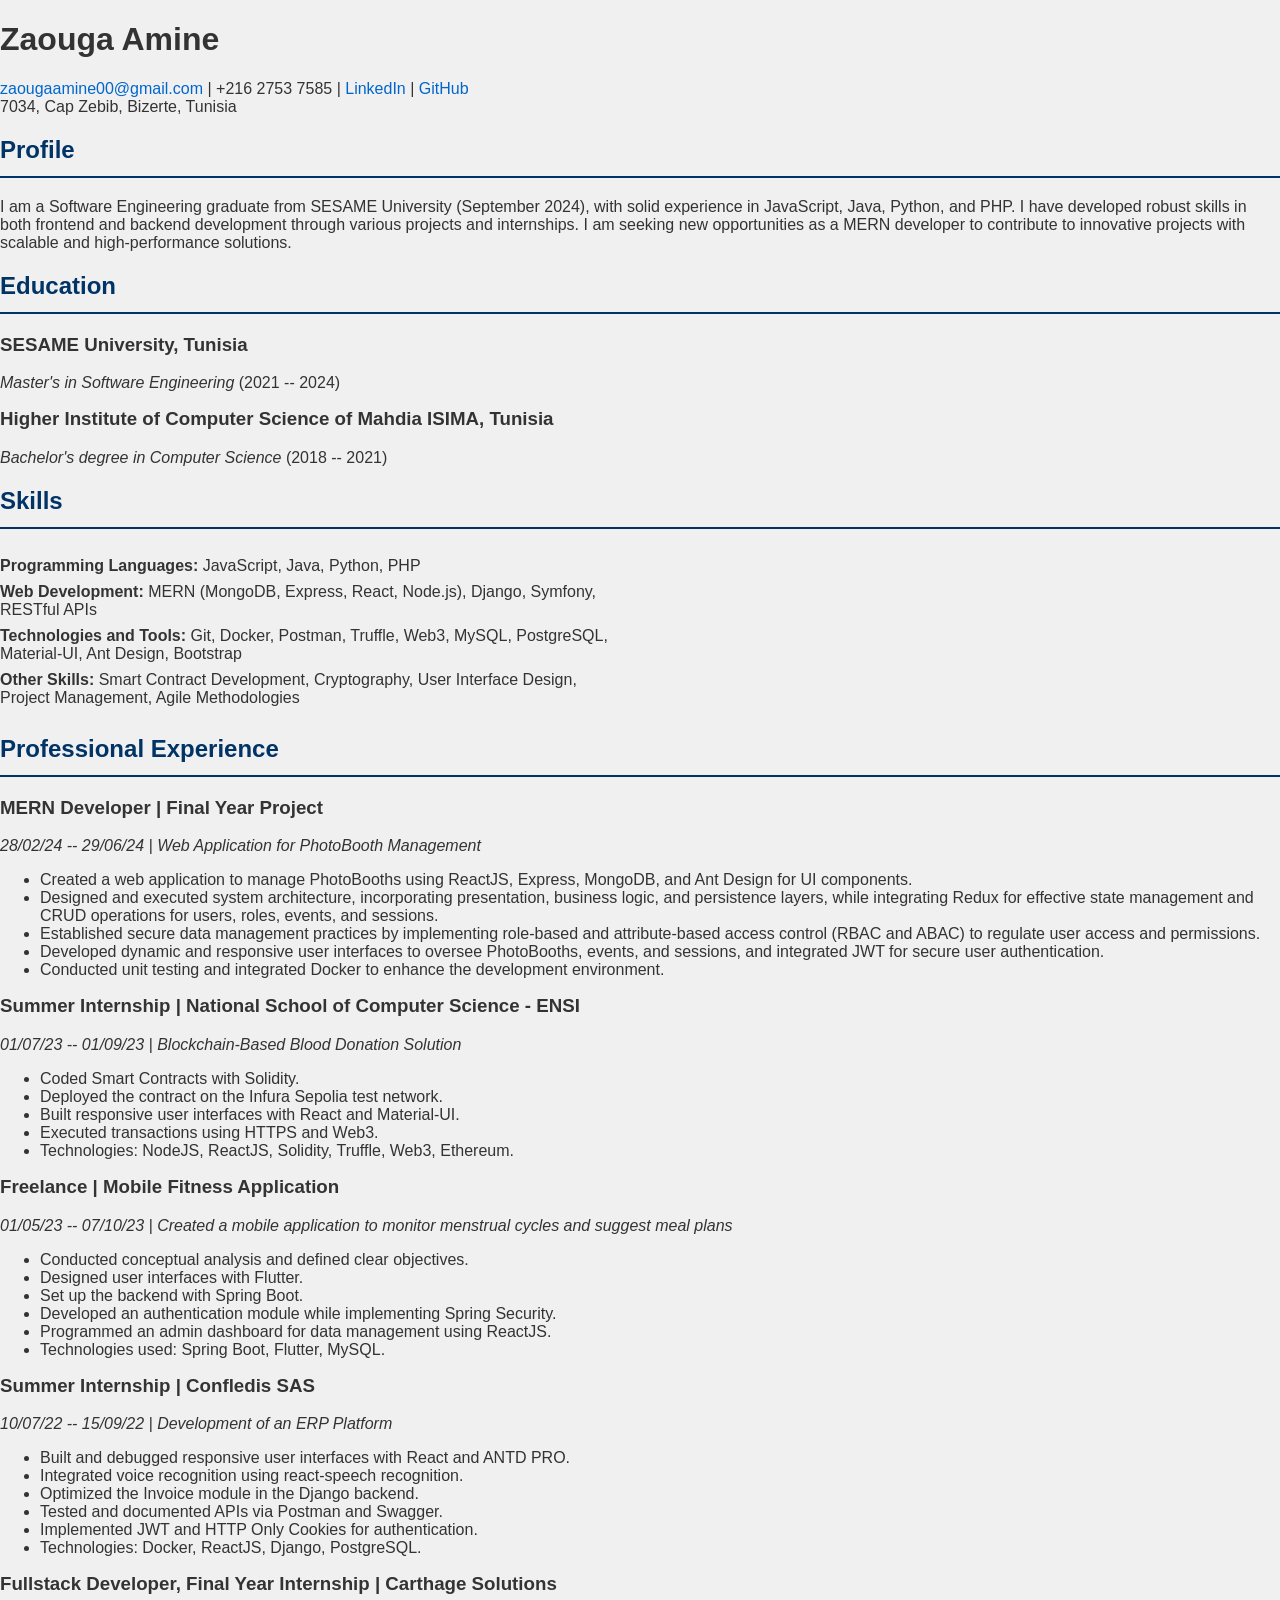
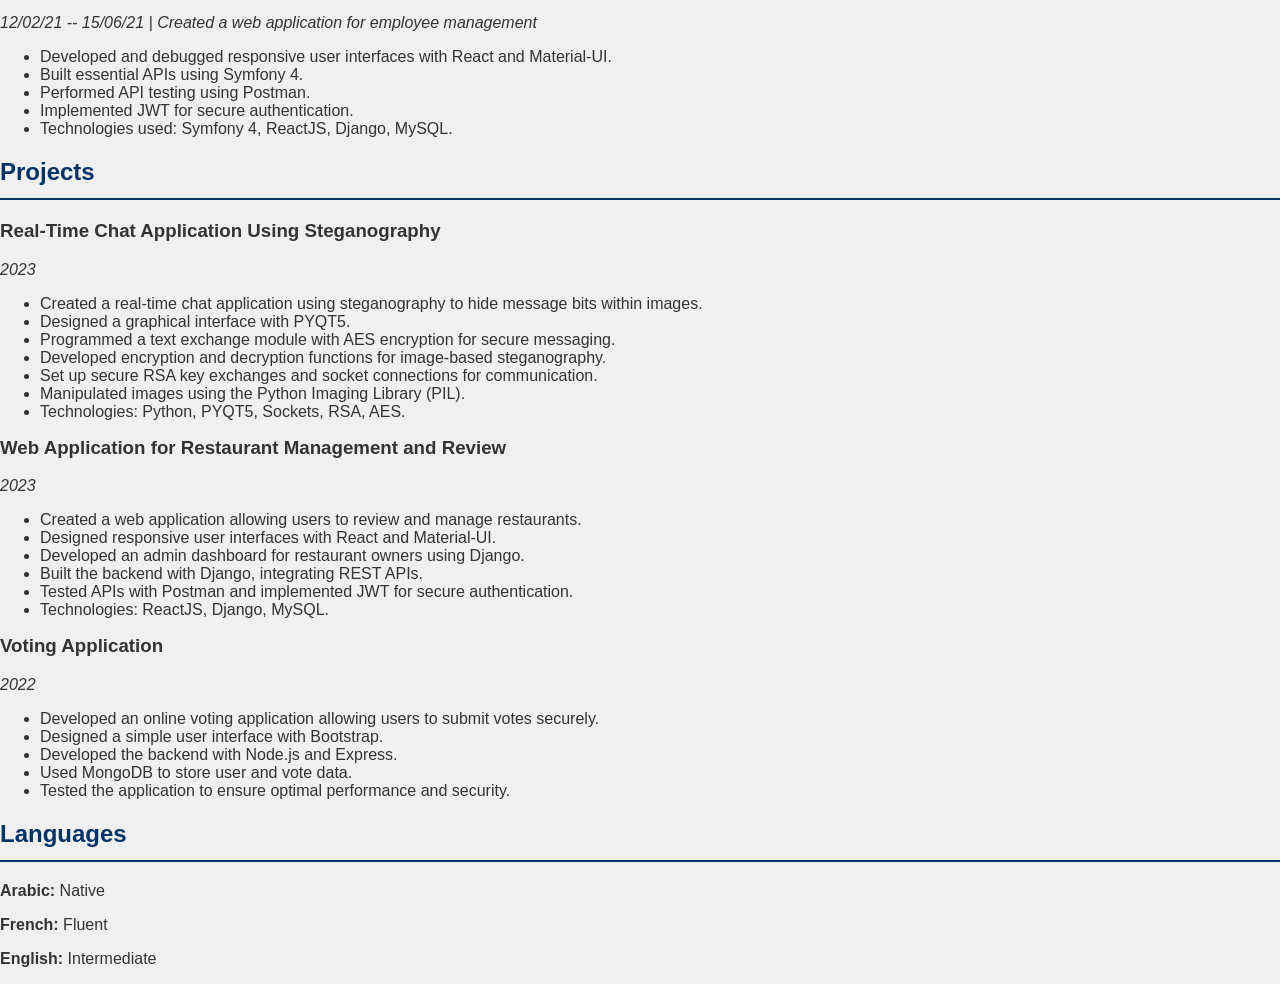
<file: index.html>
<!DOCTYPE html>
<html lang="en">
<head>
    <meta charset="UTF-8">
    <meta name="viewport" content="width=device-width, initial-scale=1.0">
    <title>Zaouga Amine - CV</title>
    <link rel="stylesheet" href="styles.css"> <!-- Link to the external CSS file -->
</head>
<body>
    <div class="contact">
        <h1>Zaouga Amine</h1>
        <p>
            <a href="mailto:zaougaamine00@gmail.com">zaougaamine00@gmail.com</a> |
            +216 2753 7585 |
            <a href="https://www.linkedin.com/in/amine-zaouga-575120177/">LinkedIn</a> |
            <a href="https://github.com/cosovo33">GitHub</a><br>
            7034, Cap Zebib, Bizerte, Tunisia
        </p>
    </div>

    <div class="section">
        <h2>Profile</h2>
        <p>I am a Software Engineering graduate from SESAME University (September 2024), with solid experience in JavaScript, Java, Python, and PHP. I have developed robust skills in both frontend and backend development through various projects and internships. I am seeking new opportunities as a MERN developer to contribute to innovative projects with scalable and high-performance solutions.</p>
    </div>

    <div class="section">
        <h2>Education</h2>
        <div class="subsection">
            <h3>SESAME University, Tunisia</h3>
            <p><em>Master's in Software Engineering</em> (2021 -- 2024)</p>
        </div>
        <div class="subsection">
            <h3>Higher Institute of Computer Science of Mahdia ISIMA, Tunisia</h3>
            <p><em>Bachelor's degree in Computer Science</em> (2018 -- 2021)</p>
        </div>
    </div>

    <div class="section">
        <h2>Skills</h2>
        <div class="skills-list">
            <p><strong>Programming Languages:</strong> JavaScript, Java, Python, PHP</p>
            <p><strong>Web Development:</strong> MERN (MongoDB, Express, React, Node.js), Django, Symfony, RESTful APIs</p>
            <p><strong>Technologies and Tools:</strong> Git, Docker, Postman, Truffle, Web3, MySQL, PostgreSQL, Material-UI, Ant Design, Bootstrap</p>
            <p><strong>Other Skills:</strong> Smart Contract Development, Cryptography, User Interface Design, Project Management, Agile Methodologies</p>
        </div>
    </div>

    <div class="section">
        <h2>Professional Experience</h2>
        <div class="subsection">
            <h3>MERN Developer | Final Year Project</h3>
            <p><em>28/02/24 -- 29/06/24 | Web Application for PhotoBooth Management</em></p>
            <ul>
                <li>Created a web application to manage PhotoBooths using ReactJS, Express, MongoDB, and Ant Design for UI components.</li>
                <li>Designed and executed system architecture, incorporating presentation, business logic, and persistence layers, while integrating Redux for effective state management and CRUD operations for users, roles, events, and sessions.</li>
                <li>Established secure data management practices by implementing role-based and attribute-based access control (RBAC and ABAC) to regulate user access and permissions.</li>
                <li>Developed dynamic and responsive user interfaces to oversee PhotoBooths, events, and sessions, and integrated JWT for secure user authentication.</li>
                <li>Conducted unit testing and integrated Docker to enhance the development environment.</li>
            </ul>
        </div>

        <div class="subsection">
            <h3>Summer Internship | National School of Computer Science - ENSI</h3>
            <p><em>01/07/23 -- 01/09/23 | Blockchain-Based Blood Donation Solution</em></p>
            <ul>
                <li>Coded Smart Contracts with Solidity.</li>
                <li>Deployed the contract on the Infura Sepolia test network.</li>
                <li>Built responsive user interfaces with React and Material-UI.</li>
                <li>Executed transactions using HTTPS and Web3.</li>
                <li>Technologies: NodeJS, ReactJS, Solidity, Truffle, Web3, Ethereum.</li>
            </ul>
        </div>

        <div class="subsection">
            <h3>Freelance | Mobile Fitness Application</h3>
            <p><em>01/05/23 -- 07/10/23 | Created a mobile application to monitor menstrual cycles and suggest meal plans</em></p>
            <ul>
                <li>Conducted conceptual analysis and defined clear objectives.</li>
                <li>Designed user interfaces with Flutter.</li>
                <li>Set up the backend with Spring Boot.</li>
                <li>Developed an authentication module while implementing Spring Security.</li>
                <li>Programmed an admin dashboard for data management using ReactJS.</li>
                <li>Technologies used: Spring Boot, Flutter, MySQL.</li>
            </ul>
        </div>

        <div class="subsection">
            <h3>Summer Internship | Confledis SAS</h3>
            <p><em>10/07/22 -- 15/09/22 | Development of an ERP Platform</em></p>
            <ul>
                <li>Built and debugged responsive user interfaces with React and ANTD PRO.</li>
                <li>Integrated voice recognition using react-speech recognition.</li>
                <li>Optimized the Invoice module in the Django backend.</li>
                <li>Tested and documented APIs via Postman and Swagger.</li>
                <li>Implemented JWT and HTTP Only Cookies for authentication.</li>
                <li>Technologies: Docker, ReactJS, Django, PostgreSQL.</li>
            </ul>
        </div>

        <div class="subsection">
            <h3>Fullstack Developer, Final Year Internship | Carthage Solutions</h3>
            <p><em>12/02/21 -- 15/06/21 | Created a web application for employee management</em></p>
            <ul>
                <li>Developed and debugged responsive user interfaces with React and Material-UI.</li>
                <li>Built essential APIs using Symfony 4.</li>
                <li>Performed API testing using Postman.</li>
                <li>Implemented JWT for secure authentication.</li>
                <li>Technologies used: Symfony 4, ReactJS, Django, MySQL.</li>
            </ul>
        </div>
    </div>

    <div class="section">
        <h2>Projects</h2>
        <div class="subsection">
            <h3>Real-Time Chat Application Using Steganography</h3>
            <p><em>2023</em></p>
            <ul>
                <li>Created a real-time chat application using steganography to hide message bits within images.</li>
                <li>Designed a graphical interface with PYQT5.</li>
                <li>Programmed a text exchange module with AES encryption for secure messaging.</li>
                <li>Developed encryption and decryption functions for image-based steganography.</li>
                <li>Set up secure RSA key exchanges and socket connections for communication.</li>
                <li>Manipulated images using the Python Imaging Library (PIL).</li>
                <li>Technologies: Python, PYQT5, Sockets, RSA, AES.</li>
            </ul>
        </div>

        <div class="subsection">
            <h3>Web Application for Restaurant Management and Review</h3>
            <p><em>2023</em></p>
            <ul>
                <li>Created a web application allowing users to review and manage restaurants.</li>
                <li>Designed responsive user interfaces with React and Material-UI.</li>
                <li>Developed an admin dashboard for restaurant owners using Django.</li>
                <li>Built the backend with Django, integrating REST APIs.</li>
                <li>Tested APIs with Postman and implemented JWT for secure authentication.</li>
                <li>Technologies: ReactJS, Django, MySQL.</li>
            </ul>
        </div>

        <div class="subsection">
            <h3>Voting Application</h3>
            <p><em>2022</em></p>
            <ul>
                <li>Developed an online voting application allowing users to submit votes securely.</li>
                <li>Designed a simple user interface with Bootstrap.</li>
                <li>Developed the backend with Node.js and Express.</li>
                <li>Used MongoDB to store user and vote data.</li>
                <li>Tested the application to ensure optimal performance and security.</li>
            </ul>
        </div>
    </div>

    <div class="section">
        <h2>Languages</h2>
        <p><strong>Arabic:</strong> Native</p>
        <p><strong>French:</strong> Fluent</p>
        <p><strong>English:</strong> Intermediate</p>
    </div>
</body>
</html>
</file>
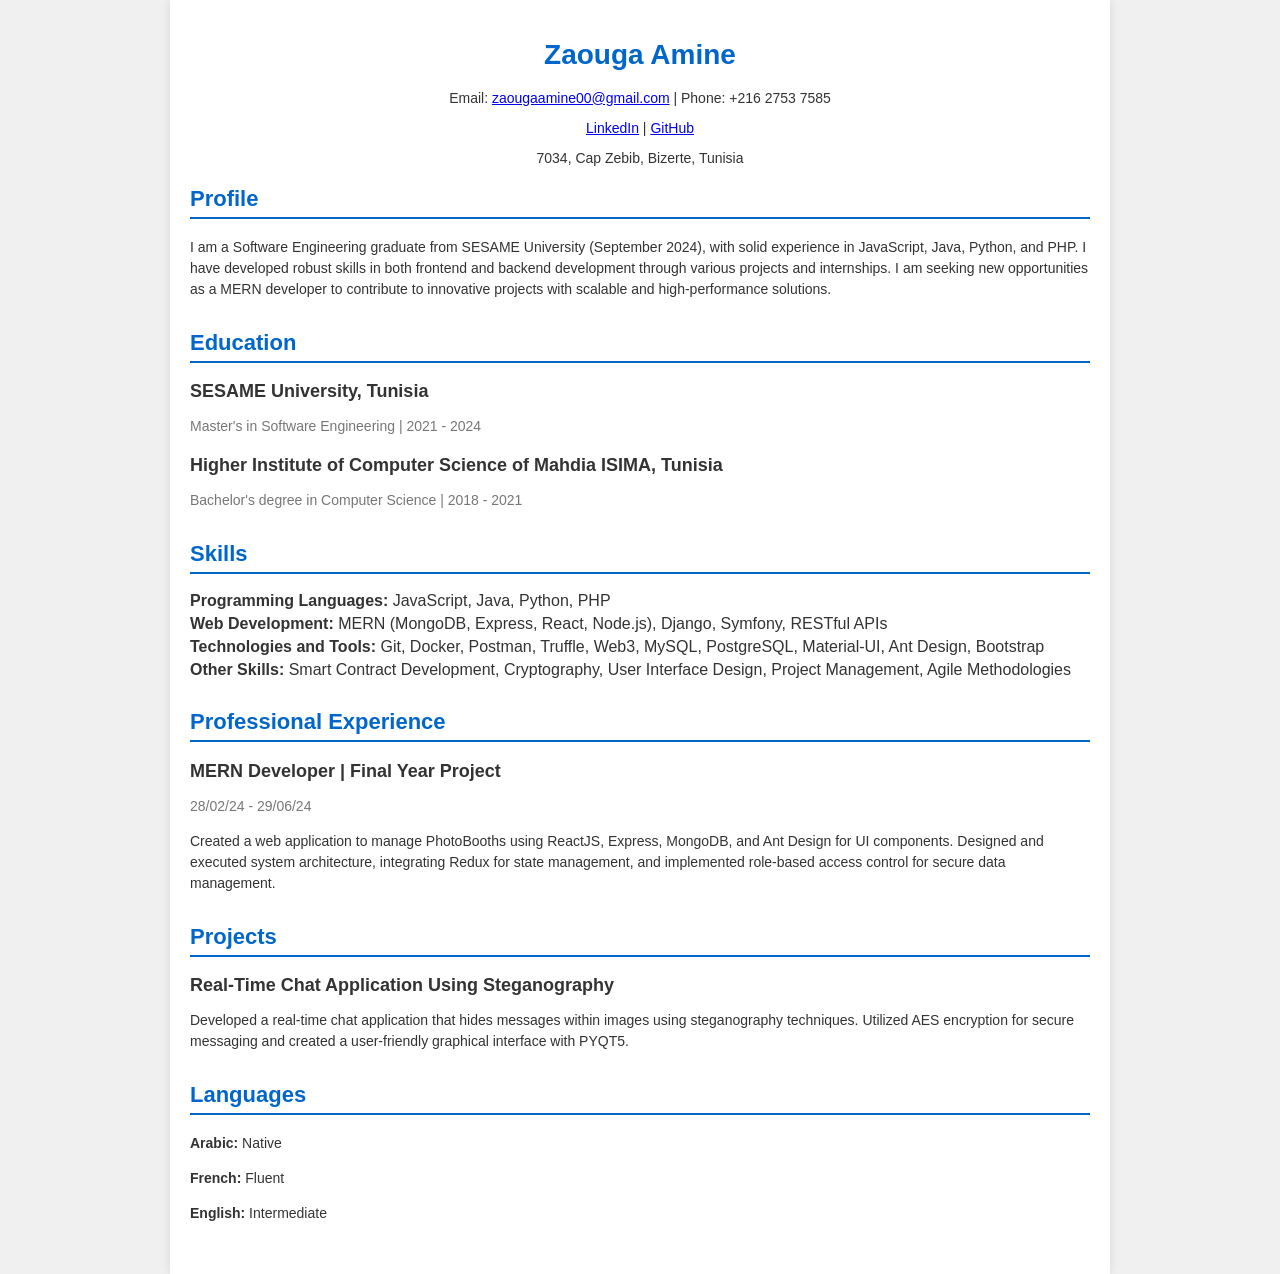
<file: portfolio/index.html>
<!DOCTYPE html>
<html lang="en">
<head>
    <meta charset="UTF-8">
    <meta name="viewport" content="width=device-width, initial-scale=1.0">
    <title>Zaouga Amine - Portfolio</title>
    <style>
        body {
            font-family: Arial, sans-serif;
            margin: 0;
            padding: 0;
            background-color: #f0f0f0;
            color: #333;
        }
        .container {
            max-width: 900px;
            margin: 0 auto;
            padding: 20px;
            background-color: #fff;
            box-shadow: 0 0 10px rgba(0, 0, 0, 0.1);
        }
        h1 {
            font-size: 28px;
            color: #0066cc;
            text-align: center;
        }
        .contact-info {
            text-align: center;
            font-size: 14px;
            margin-bottom: 20px;
        }
        .section {
            margin-bottom: 30px;
        }
        .section h2 {
            font-size: 22px;
            color: #0066cc;
            border-bottom: 2px solid #0066cc;
            padding-bottom: 5px;
        }
        .section h3 {
            font-size: 18px;
            margin-bottom: 5px;
            color: #333;
        }
        .section p {
            font-size: 14px;
            line-height: 1.5;
            margin-bottom: 10px;
        }
        .skills-list,
        .projects-list {
            list-style: none;
            padding: 0;
        }
        .skills-list li,
        .projects-list li {
            margin-bottom: 5px;
        }
        .job-title {
            font-weight: bold;
        }
        .date-location {
            font-size: 12px;
            color: #777;
            margin-bottom: 10px;
        }
        .project-description {
            font-size: 14px;
            line-height: 1.5;
        }
    </style>
</head>
<body>
    <div class="container">
        <h1>Zaouga Amine</h1>
        <div class="contact-info">
            <p>Email: <a href="mailto:zaougaamine00@gmail.com">zaougaamine00@gmail.com</a> | Phone: +216 2753 7585</p>
            <p><a href="https://www.linkedin.com/in/amine-zaouga-575120177/">LinkedIn</a> | <a href="https://github.com/cosovo33">GitHub</a></p>
            <p>7034, Cap Zebib, Bizerte, Tunisia</p>
        </div>

        <div class="section">
            <h2>Profile</h2>
            <p>I am a Software Engineering graduate from SESAME University (September 2024), with solid experience in JavaScript, Java, Python, and PHP. I have developed robust skills in both frontend and backend development through various projects and internships. I am seeking new opportunities as a MERN developer to contribute to innovative projects with scalable and high-performance solutions.</p>
        </div>

        <div class="section">
            <h2>Education</h2>
            <h3>SESAME University, Tunisia</h3>
            <p class="date-location">Master's in Software Engineering | 2021 - 2024</p>
            <h3>Higher Institute of Computer Science of Mahdia ISIMA, Tunisia</h3>
            <p class="date-location">Bachelor's degree in Computer Science | 2018 - 2021</p>
        </div>

        <div class="section">
            <h2>Skills</h2>
            <ul class="skills-list">
                <li><strong>Programming Languages:</strong> JavaScript, Java, Python, PHP</li>
                <li><strong>Web Development:</strong> MERN (MongoDB, Express, React, Node.js), Django, Symfony, RESTful APIs</li>
                <li><strong>Technologies and Tools:</strong> Git, Docker, Postman, Truffle, Web3, MySQL, PostgreSQL, Material-UI, Ant Design, Bootstrap</li>
                <li><strong>Other Skills:</strong> Smart Contract Development, Cryptography, User Interface Design, Project Management, Agile Methodologies</li>
            </ul>
        </div>

        <div class="section">
            <h2>Professional Experience</h2>
            <div>
                <h3 class="job-title">MERN Developer | Final Year Project</h3>
                <p class="date-location">28/02/24 - 29/06/24</p>
                <p class="project-description">Created a web application to manage PhotoBooths using ReactJS, Express, MongoDB, and Ant Design for UI components. Designed and executed system architecture, integrating Redux for state management, and implemented role-based access control for secure data management.</p>
            </div>
            <!-- Add other experiences similarly -->
        </div>

        <div class="section">
            <h2>Projects</h2>
            <ul class="projects-list">
                <li>
                    <h3 class="job-title">Real-Time Chat Application Using Steganography</h3>
                    <p class="project-description">Developed a real-time chat application that hides messages within images using steganography techniques. Utilized AES encryption for secure messaging and created a user-friendly graphical interface with PYQT5.</p>
                </li>
                <!-- Add other projects similarly -->
            </ul>
        </div>

        <div class="section">
            <h2>Languages</h2>
            <p><strong>Arabic:</strong> Native</p>
            <p><strong>French:</strong> Fluent</p>
            <p><strong>English:</strong> Intermediate</p>
        </div>
    </div>
</body>
</html>
</file>
<file: styles.css>
body {
    font-family: 'Roboto', sans-serif;
    background-color: #f0f0f0;
    margin: 0;
    padding: 0;
    color: #333;
}

header {
    text-align: center;
    padding: 1.5em 0;
    background-color: #003366;
    color: white;
}

header h1 {
    margin: 0;
    font-size: 2.5em;
}

header p {
    margin: 0.5em 0;
}

main {
    width: 80%;
    max-width: 1000px;
    margin: 2em auto;
    background-color: white;
    padding: 1.5em;
    border-radius: 8px;
    box-shadow: 0 4px 6px rgba(0, 0, 0, 0.1);
}

section {
    margin-bottom: 1.5em;
}

h2 {
    color: #003366;
    border-bottom: 2px solid #003366;
    padding-bottom: 0.5em;
}

.subsection h3 {
    margin-top: 0;
}

.skills-list, .languages-list {
    display: inline-block;
    width: 48%;
    vertical-align: top;
}

.skills-list p, .languages-list p {
    margin: 0.5em 0;
}

a {
    color: #0066cc;
    text-decoration: none;
}

a:hover {
    text-decoration: underline;
}
</file>
